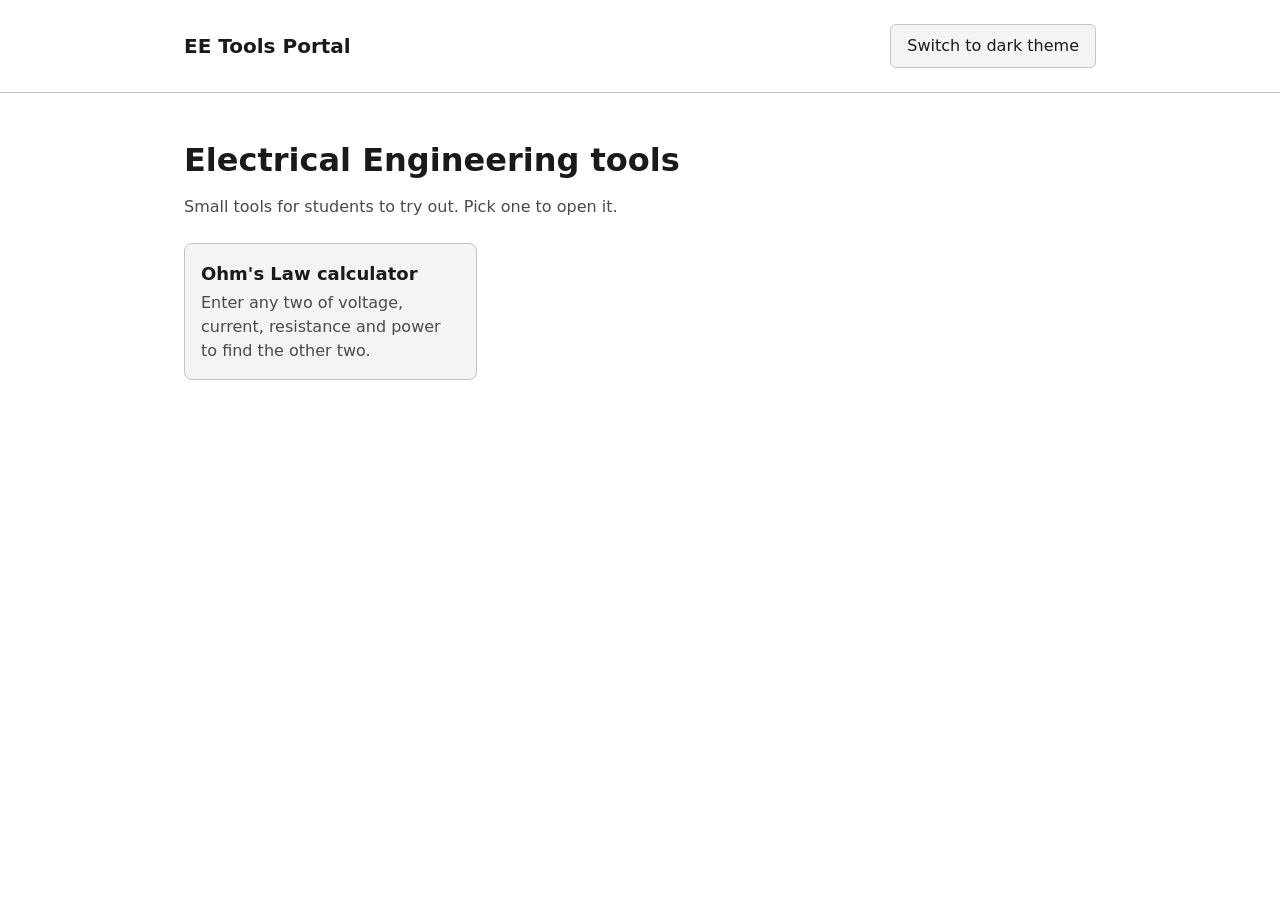
<file: index.html>
<!DOCTYPE html>
<html lang="en" data-theme="light">
<head>
  <meta charset="utf-8">
  <meta name="viewport" content="width=device-width, initial-scale=1">
  <title>EE Tools Portal</title>
  <link rel="stylesheet" href="css/styles.css">
  <script src="js/theme.js"></script>
</head>
<body>
  <header class="site-header">
    <div class="container">
      <a class="site-title" href="index.html">EE Tools Portal</a>
      <button id="theme-toggle" class="theme-toggle" type="button">Switch to dark theme</button>
    </div>
  </header>

  <main class="container">
    <h1>Electrical Engineering tools</h1>
    <p class="intro">Small tools for students to try out. Pick one to open it.</p>

    <!-- One card per tool. To add a tool later, copy a <li> and point it at the new page. -->
    <ul class="tool-grid">
      <li>
        <a class="tool-card" href="ohms-law.html">
          <h2>Ohm's Law calculator</h2>
          <p>Enter any two of voltage, current, resistance and power to find the other two.</p>
        </a>
      </li>
    </ul>
  </main>
</body>
</html>
</file>
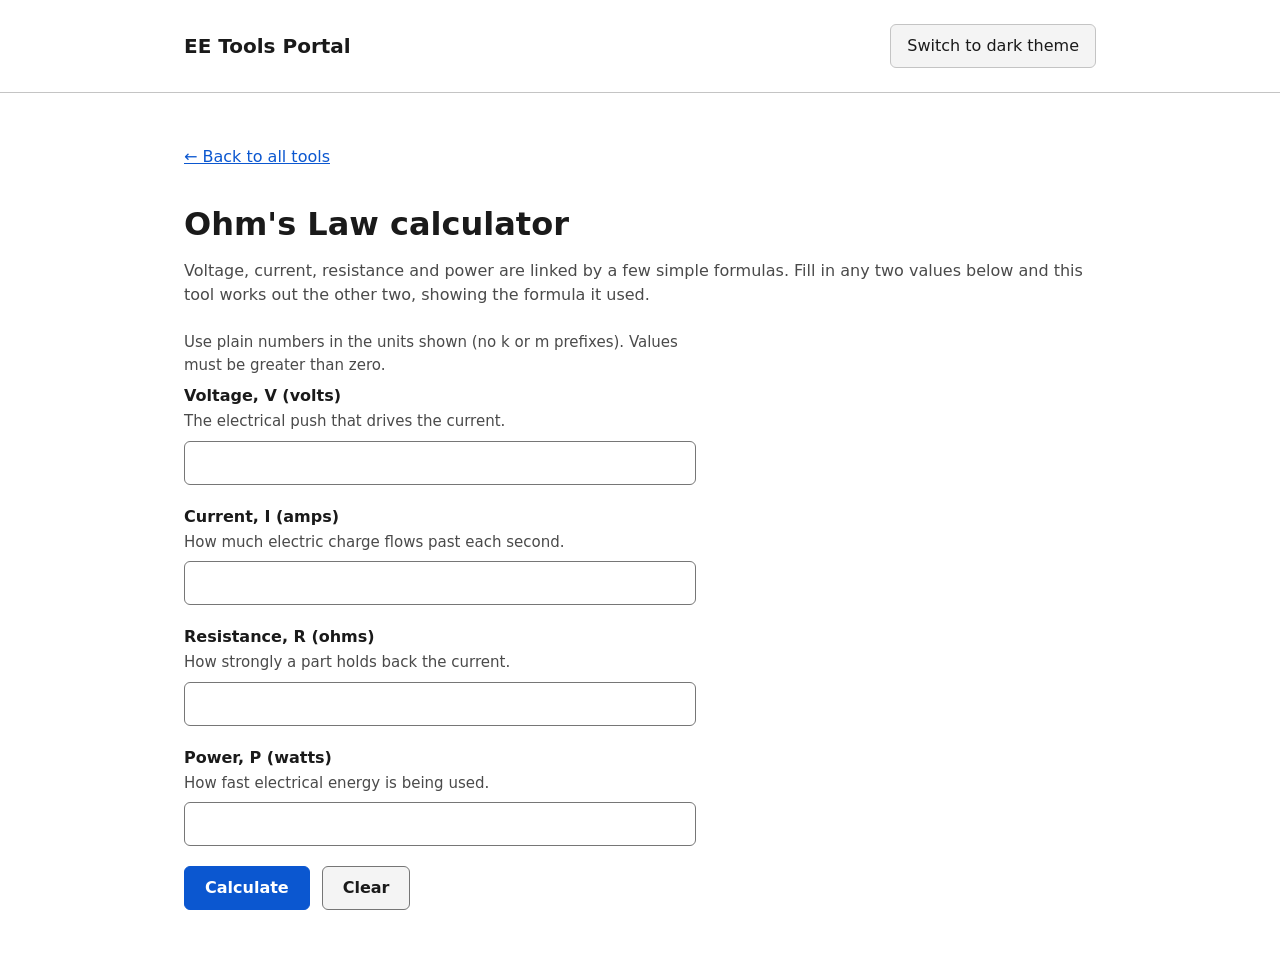
<file: ohms-law.html>
<!DOCTYPE html>
<html lang="en" data-theme="light">
<head>
  <meta charset="utf-8">
  <meta name="viewport" content="width=device-width, initial-scale=1">
  <title>Ohm's Law calculator | EE Tools Portal</title>
  <link rel="stylesheet" href="css/styles.css">
  <script src="js/theme.js"></script>
</head>
<body>
  <header class="site-header">
    <div class="container">
      <a class="site-title" href="index.html">EE Tools Portal</a>
      <button id="theme-toggle" class="theme-toggle" type="button">Switch to dark theme</button>
    </div>
  </header>

  <main class="container">
    <a class="back-link" href="index.html">← Back to all tools</a>

    <h1>Ohm's Law calculator</h1>
    <p class="intro">Voltage, current, resistance and power are linked by a few simple formulas. Fill in any two values below and this tool works out the other two, showing the formula it used.</p>

    <form id="ohms-form" class="tool-form" novalidate>
      <p class="hint">Use plain numbers in the units shown (no k or m prefixes). Values must be greater than zero.</p>

      <div class="field">
        <label for="field-V">Voltage, V (volts)</label>
        <p class="hint" id="hint-V">The electrical push that drives the current.</p>
        <input id="field-V" name="V" type="text" inputmode="decimal" autocomplete="off" aria-describedby="hint-V">
      </div>

      <div class="field">
        <label for="field-I">Current, I (amps)</label>
        <p class="hint" id="hint-I">How much electric charge flows past each second.</p>
        <input id="field-I" name="I" type="text" inputmode="decimal" autocomplete="off" aria-describedby="hint-I">
      </div>

      <div class="field">
        <label for="field-R">Resistance, R (ohms)</label>
        <p class="hint" id="hint-R">How strongly a part holds back the current.</p>
        <input id="field-R" name="R" type="text" inputmode="decimal" autocomplete="off" aria-describedby="hint-R">
      </div>

      <div class="field">
        <label for="field-P">Power, P (watts)</label>
        <p class="hint" id="hint-P">How fast electrical energy is being used.</p>
        <input id="field-P" name="P" type="text" inputmode="decimal" autocomplete="off" aria-describedby="hint-P">
      </div>

      <div class="actions">
        <button type="submit" class="button">Calculate</button>
        <button type="button" id="clear" class="button button-secondary">Clear</button>
      </div>
    </form>

    <p id="message" class="message" aria-live="polite"></p>

    <section id="results" class="results" aria-labelledby="results-heading" hidden>
      <h2 id="results-heading">Results</h2>
      <ul id="values"></ul>
      <h3>How it was worked out</h3>
      <ul id="working"></ul>
    </section>
  </main>

  <script src="js/ohms-law.js"></script>
</body>
</html>
</file>
<file: css/styles.css>
/* Shared styles for every page. Simple and neutral on purpose:
   the visual design will be chosen later. */

/* Colors live in variables so the light and dark themes only differ here. */
:root {
  --bg: #ffffff;
  --text: #1a1a1a;
  --text-muted: #4a4a4a;
  --surface: #f4f4f4;
  --border: #c4c4c4;
  --link: #0b57d0;
  --focus: #0b57d0;
  --error: #b3261e;
  --control-border: #767676; /* borders of inputs and secondary buttons */
  --button-bg: #0b57d0;
  --button-text: #ffffff;
}

:root[data-theme="dark"] {
  --bg: #121212;
  --text: #ececec;
  --text-muted: #b8b8b8;
  --surface: #1e1e1e;
  --border: #484848;
  --link: #8ab4f8;
  --focus: #8ab4f8;
  --error: #f2b8b5;
  --control-border: #8a8a8a;
  --button-bg: #8ab4f8;
  --button-text: #121212;
}

* {
  box-sizing: border-box;
}

body {
  margin: 0;
  background: var(--bg);
  color: var(--text);
  font-family: system-ui, -apple-system, "Segoe UI", Roboto, sans-serif;
  line-height: 1.5;
}

a {
  color: var(--link);
}

a:focus-visible,
button:focus-visible {
  outline: 3px solid var(--focus);
  outline-offset: 2px;
}

.container {
  max-width: 960px;
  margin: 0 auto;
  padding: 1rem;
}

/* Header: site title on the left, theme toggle on the right.
   Wraps onto two lines on narrow phones. */
.site-header {
  border-bottom: 1px solid var(--border);
}

.site-header .container {
  display: flex;
  flex-wrap: wrap;
  align-items: center;
  justify-content: space-between;
  gap: 0.75rem;
}

.site-title {
  font-size: 1.25rem;
  font-weight: 700;
  color: var(--text);
  text-decoration: none;
}

.site-title:hover {
  text-decoration: underline;
}

.theme-toggle {
  min-height: 44px; /* easy to tap on a phone */
  padding: 0.5rem 1rem;
  background: var(--surface);
  color: var(--text);
  border: 1px solid var(--border);
  border-radius: 6px;
  font: inherit;
  cursor: pointer;
}

h1 {
  margin: 1.5rem 0 0.5rem;
  font-size: 1.75rem;
  line-height: 1.2;
}

.intro,
.muted {
  color: var(--text-muted);
}

.back-link {
  display: inline-block;
  margin-top: 1.25rem;
  padding: 0.5rem 0;
  min-height: 44px;
}

/* Tool cards: one column on phones, more columns as the screen gets wider. */
.tool-grid {
  display: grid;
  grid-template-columns: repeat(auto-fill, minmax(240px, 1fr));
  gap: 1rem;
  margin: 1.5rem 0;
  padding: 0;
  list-style: none;
}

.tool-card {
  display: block;
  height: 100%;
  padding: 1rem;
  background: var(--surface);
  color: var(--text);
  border: 1px solid var(--border);
  border-radius: 8px;
  text-decoration: none;
}

.tool-card:hover {
  border-color: var(--link);
}

.tool-card h2 {
  margin: 0 0 0.25rem;
  font-size: 1.125rem;
}

.tool-card p {
  margin: 0;
  color: var(--text-muted);
}

@media (min-width: 768px) {
  .container {
    padding: 1.5rem;
  }

  h1 {
    font-size: 2rem;
  }
}

/* Tool pages: form and results */
[hidden] {
  display: none !important; /* keep the hidden attribute working on styled elements */
}

.tool-form,
.results {
  max-width: 32rem;
}

.tool-form {
  margin-top: 1.5rem;
}

.field {
  margin-bottom: 1.25rem;
}

.field label {
  display: block;
  margin-bottom: 0.125rem;
  font-weight: 600;
}

.hint {
  margin: 0 0 0.5rem;
  color: var(--text-muted);
  font-size: 0.9375rem;
}

.field input {
  display: block;
  width: 100%;
  min-height: 44px;
  padding: 0.5rem 0.75rem;
  background: var(--bg);
  color: var(--text);
  border: 1px solid var(--control-border);
  border-radius: 6px;
  font: inherit; /* 16px keeps phones from zooming in on focus */
}

.field input[aria-invalid="true"] {
  border-color: var(--error);
  border-width: 2px;
}

.actions {
  display: flex;
  flex-wrap: wrap;
  gap: 0.75rem;
}

.button {
  min-height: 44px;
  padding: 0.5rem 1.25rem;
  background: var(--button-bg);
  color: var(--button-text);
  border: 1px solid var(--button-bg);
  border-radius: 6px;
  font: inherit;
  font-weight: 600;
  cursor: pointer;
}

.button-secondary {
  background: var(--surface);
  color: var(--text);
  border-color: var(--control-border);
}

.message {
  margin: 1rem 0 0;
  min-height: 1.5em;
}

.message.error {
  color: var(--error);
  font-weight: 600;
}

.results {
  margin: 1.5rem 0;
  padding: 1rem;
  background: var(--surface);
  border: 1px solid var(--border);
  border-radius: 8px;
}

.results h2 {
  margin: 0 0 0.5rem;
  font-size: 1.25rem;
}

.results h3 {
  margin: 1rem 0 0.5rem;
  font-size: 1.0625rem;
}

.results ul {
  margin: 0;
  padding-left: 1.25rem;
}

.results li {
  margin-bottom: 0.25rem;
  overflow-wrap: anywhere;
}
</file>
